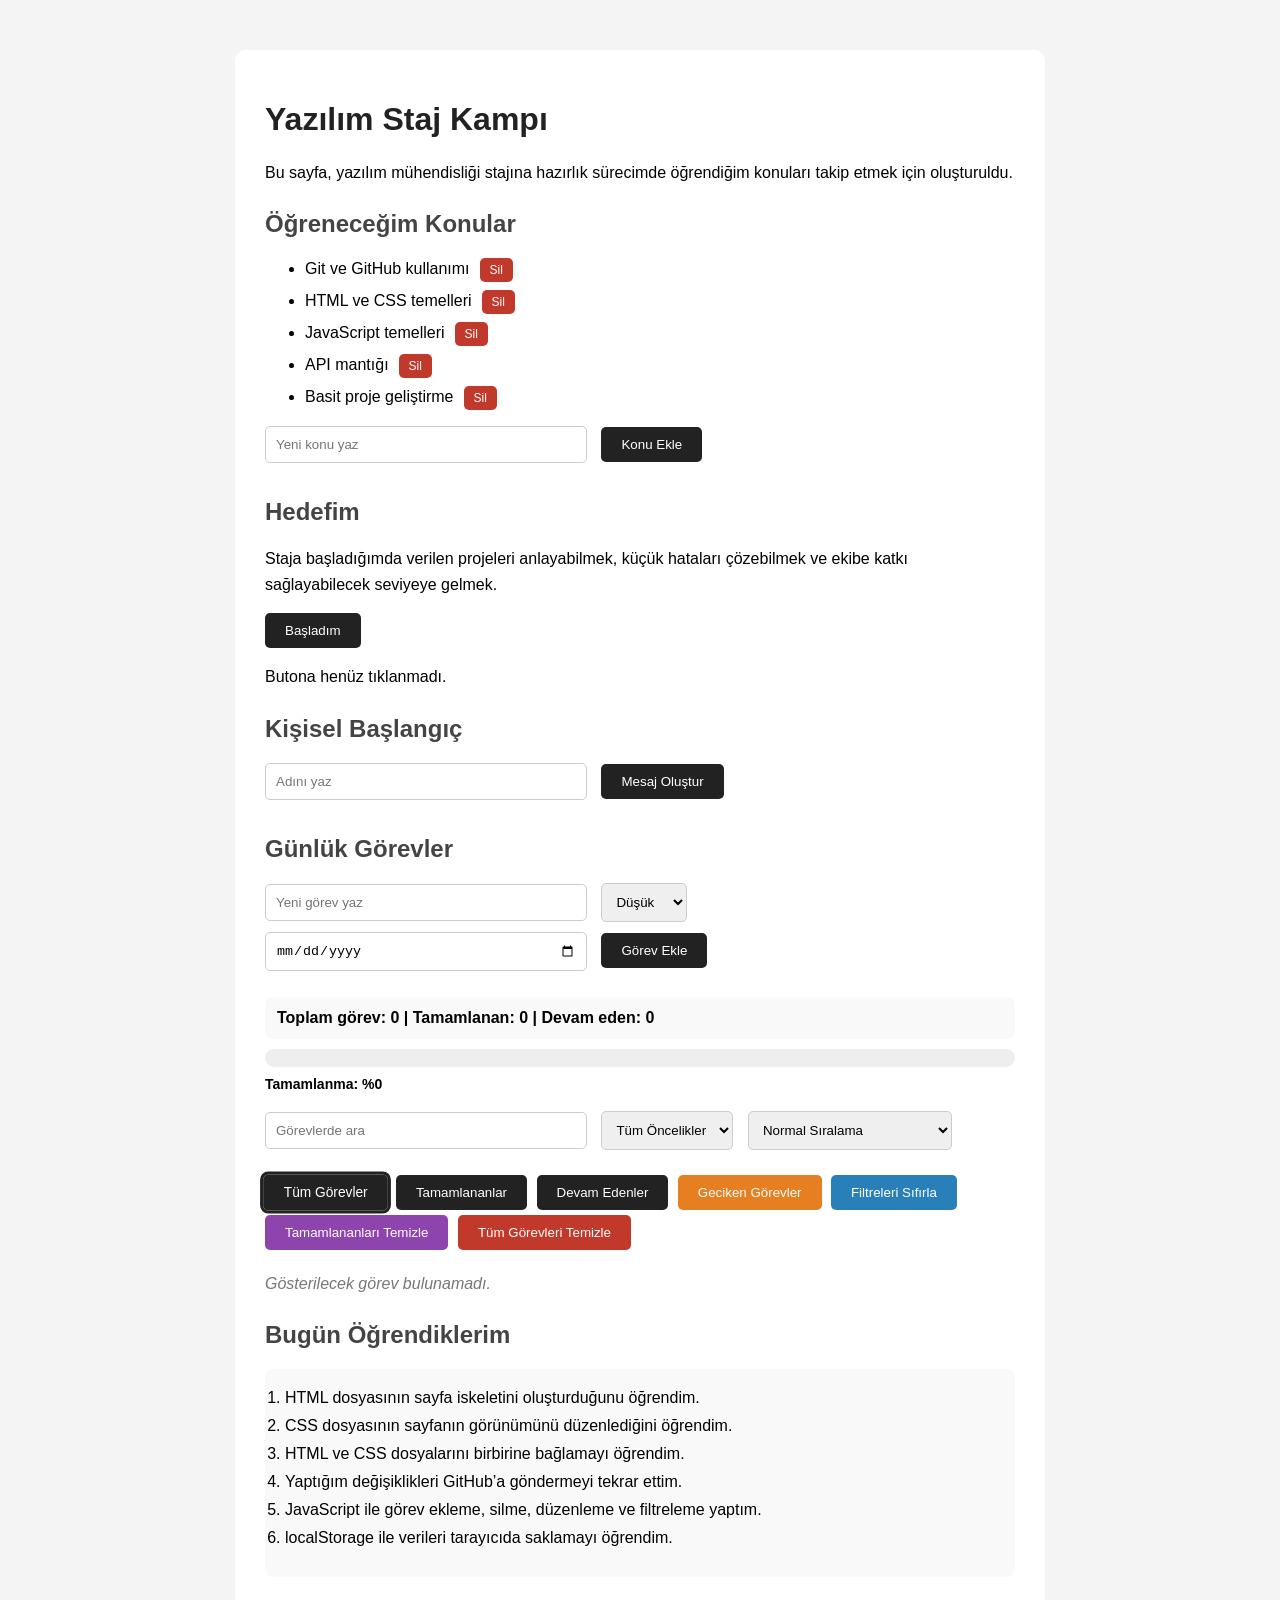
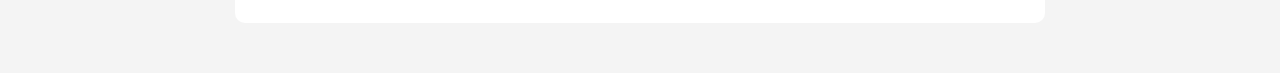
<file: index.html>
<!DOCTYPE html>
<html lang="tr">
<head>
  <meta charset="UTF-8">
  <meta name="viewport" content="width=device-width, initial-scale=1.0">
  <title>Yazılım Staj Kampı</title>
  <link rel="stylesheet" href="style.css">
</head>
<body>

  <div class="container">
    <h1>Yazılım Staj Kampı</h1>

    <p>
      Bu sayfa, yazılım mühendisliği stajına hazırlık sürecimde öğrendiğim konuları takip etmek için oluşturuldu.
    </p>

    <h2>Öğreneceğim Konular</h2>

    <ul id="konuListesi">
      <li>Git ve GitHub kullanımı</li>
      <li>HTML ve CSS temelleri</li>
      <li>JavaScript temelleri</li>
      <li>API mantığı</li>
      <li>Basit proje geliştirme</li>
    </ul>

    <input id="konuInput" type="text" placeholder="Yeni konu yaz">

    <button id="konuBtn">Konu Ekle</button>

    <p id="konuUyari"></p>

    <h2>Hedefim</h2>

    <p>
      Staja başladığımda verilen projeleri anlayabilmek, küçük hataları çözebilmek ve ekibe katkı sağlayabilecek seviyeye gelmek.
    </p>

    <button id="baslaBtn">Başladım</button>

    <p id="mesaj"></p>

    <p id="sayac">Butona henüz tıklanmadı.</p>

    <h2>Kişisel Başlangıç</h2>

    <input id="isimInput" type="text" placeholder="Adını yaz">

    <button id="isimBtn">Mesaj Oluştur</button>

    <p id="karsilama"></p>

    <h2>Günlük Görevler</h2>

    <input id="gorevInput" type="text" placeholder="Yeni görev yaz">

    <select id="oncelikSelect">
      <option value="dusuk">Düşük</option>
      <option value="orta">Orta</option>
      <option value="yuksek">Yüksek</option>
    </select>

    <input id="tarihInput" type="date">

    <button id="gorevBtn">Görev Ekle</button>

    <p id="gorevUyari"></p>

    <div id="gorevOzeti" class="gorev-ozeti">
      Toplam görev: 0 | Tamamlanan: 0 | Devam eden: 0
    </div>

    <div class="ilerleme-alani">
      <div class="ilerleme-dis">
        <div id="ilerlemeCubugu" class="ilerleme-ic"></div>
      </div>

      <p id="ilerlemeYazisi">Tamamlanma: %0</p>
    </div>

    <input id="aramaInput" type="text" placeholder="Görevlerde ara">

    <select id="oncelikFiltreSelect">
      <option value="tum">Tüm Öncelikler</option>
      <option value="dusuk">Düşük</option>
      <option value="orta">Orta</option>
      <option value="yuksek">Yüksek</option>
    </select>

    <select id="siralamaSelect">
      <option value="normal">Normal Sıralama</option>
      <option value="yuksektenDusuge">Öncelik: Yüksekten düşüğe</option>
      <option value="dusuktenYuksege">Öncelik: Düşükten yükseğe</option>
      <option value="tarihYakindanUzaga">Son tarih: Yakından uzağa</option>
      <option value="tarihUzaktanYakina">Son tarih: Uzaktan yakına</option>
    </select>

    <div class="filtreler">
      <button id="tumGorevlerBtn">Tüm Görevler</button>
      <button id="tamamlananGorevlerBtn">Tamamlananlar</button>
      <button id="devamEdenGorevlerBtn">Devam Edenler</button>
      <button id="gecikenGorevlerBtn">Geciken Görevler</button>
      <button id="filtreleriSifirlaBtn">Filtreleri Sıfırla</button>
      <button id="tamamlananlariTemizleBtn">Tamamlananları Temizle</button>
      <button id="tumGorevleriTemizleBtn">Tüm Görevleri Temizle</button>
    </div>

    <ul id="gorevListesi"></ul>

    <p id="bosListeMesaji" class="bos-liste-mesaji"></p>

    <h2>Bugün Öğrendiklerim</h2>

    <ol>
      <li>HTML dosyasının sayfa iskeletini oluşturduğunu öğrendim.</li>
      <li>CSS dosyasının sayfanın görünümünü düzenlediğini öğrendim.</li>
      <li>HTML ve CSS dosyalarını birbirine bağlamayı öğrendim.</li>
      <li>Yaptığım değişiklikleri GitHub’a göndermeyi tekrar ettim.</li>
      <li>JavaScript ile görev ekleme, silme, düzenleme ve filtreleme yaptım.</li>
      <li>localStorage ile verileri tarayıcıda saklamayı öğrendim.</li>
    </ol>
  </div>

  <script src="script.js"></script>
</body>
</html>
</file>
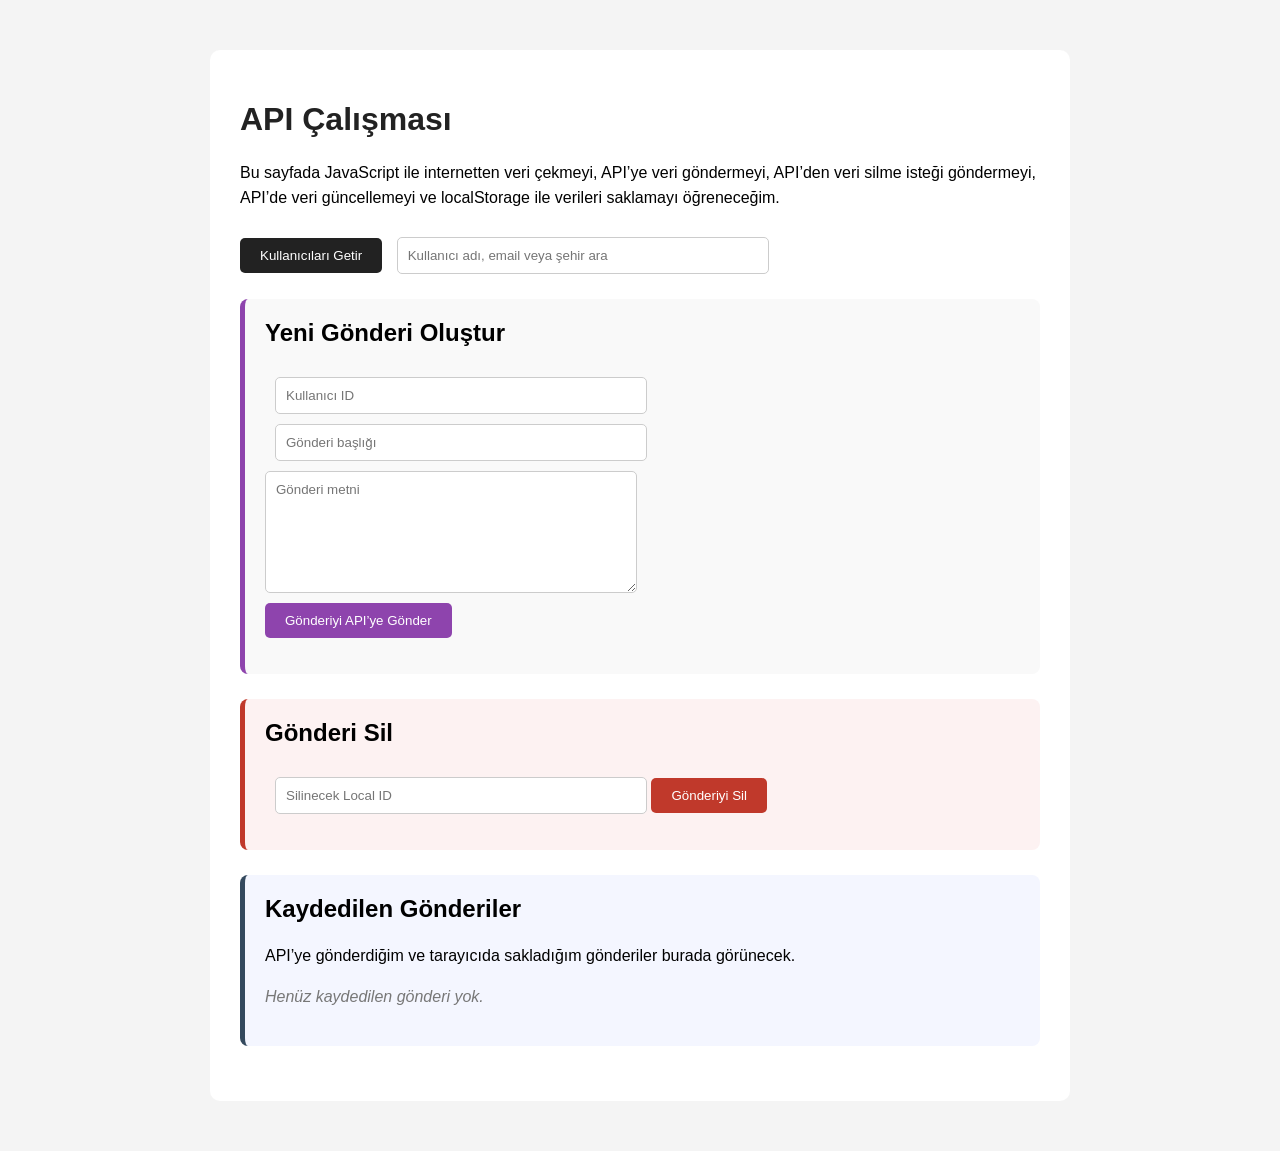
<file: api.html>
<!DOCTYPE html>
<html lang="tr">
<head>
  <meta charset="UTF-8">
  <meta name="viewport" content="width=device-width, initial-scale=1.0">
  <title>API Çalışması</title>
  <link rel="stylesheet" href="api.css">
</head>
<body>

  <div class="container">
    <h1>API Çalışması</h1>

    <p>
      Bu sayfada JavaScript ile internetten veri çekmeyi, API’ye veri göndermeyi,
      API’den veri silme isteği göndermeyi, API’de veri güncellemeyi ve localStorage ile
      verileri saklamayı öğreneceğim.
    </p>

    <button id="veriGetirBtn">Kullanıcıları Getir</button>

    <input id="aramaInput" type="text" placeholder="Kullanıcı adı, email veya şehir ara">

    <p id="durumMesaji"></p>

    <div class="post-form-alani">
      <h2>Yeni Gönderi Oluştur</h2>

      <input id="userIdInput" type="number" placeholder="Kullanıcı ID">

      <input id="postBaslikInput" type="text" placeholder="Gönderi başlığı">

      <textarea id="postMetinInput" placeholder="Gönderi metni"></textarea>

      <button id="postGonderBtn">Gönderiyi API’ye Gönder</button>

      <p id="postSonucMesaji"></p>
    </div>

    <div class="delete-form-alani">
      <h2>Gönderi Sil</h2>

      <input id="deletePostIdInput" type="number" placeholder="Silinecek Local ID">

      <button id="deletePostBtn">Gönderiyi Sil</button>

      <p id="deleteSonucMesaji"></p>
    </div>

    <div class="local-post-alani">
      <h2>Kaydedilen Gönderiler</h2>

      <p>
        API’ye gönderdiğim ve tarayıcıda sakladığım gönderiler burada görünecek.
      </p>

      <div id="kaydedilenPostListesi"></div>
    </div>

    <div id="kullaniciListesi"></div>
  </div>

  <script src="api.js"></script>
</body>
</html>
</file>
<file: style.css>
body {
  font-family: Arial, sans-serif;
  background-color: #f4f4f4;
  margin: 0;
  padding: 0;
}

.container {
  width: 80%;
  max-width: 750px;
  margin: 50px auto;
  background-color: white;
  padding: 30px;
  border-radius: 10px;
}

h1 {
  color: #222;
}

h2 {
  color: #444;
  margin-top: 25px;
}

p {
  line-height: 1.6;
}

li {
  margin-bottom: 8px;
}

button {
  padding: 10px 20px;
  border: none;
  background-color: #222;
  color: white;
  border-radius: 5px;
  cursor: pointer;
}

button:hover {
  opacity: 0.9;
}

ol {
  background-color: #f9f9f9;
  padding: 20px;
  border-radius: 8px;
}

ol li {
  margin-bottom: 10px;
}

input {
  padding: 10px;
  width: 70%;
  max-width: 300px;
  border: 1px solid #ccc;
  border-radius: 5px;
  margin-right: 10px;
  margin-bottom: 10px;
}

select {
  padding: 10px;
  border: 1px solid #ccc;
  border-radius: 5px;
  margin-right: 10px;
  margin-bottom: 10px;
}

.silBtn {
  margin-left: 10px;
  padding: 5px 10px;
  background-color: #c0392b;
  color: white;
  font-size: 12px;
}

.tamamlandi {
  text-decoration: line-through;
  color: gray;
}

.gorevBtn {
  margin-left: 10px;
  padding: 5px 10px;
  font-size: 12px;
}

.filtreler {
  margin-top: 15px;
  margin-bottom: 15px;
}

.filtreler button {
  margin-right: 5px;
  margin-bottom: 5px;
}

.gorev-ozeti {
  background-color: #f9f9f9;
  padding: 12px;
  border-radius: 8px;
  margin-top: 10px;
  margin-bottom: 10px;
  font-weight: bold;
}

.ilerleme-alani {
  margin-top: 10px;
  margin-bottom: 15px;
}

.ilerleme-dis {
  width: 100%;
  height: 18px;
  background-color: #eee;
  border-radius: 20px;
  overflow: hidden;
}

.ilerleme-ic {
  width: 0%;
  height: 100%;
  background-color: #27ae60;
  transition: width 0.3s;
}

#ilerlemeYazisi {
  font-size: 14px;
  margin-top: 6px;
  font-weight: bold;
}

#gecikenGorevlerBtn {
  background-color: #e67e22;
}

#filtreleriSifirlaBtn {
  background-color: #2980b9;
}

#tamamlananlariTemizleBtn {
  background-color: #8e44ad;
}

#tumGorevleriTemizleBtn {
  background-color: #c0392b;
}

.aktif-filtre {
  outline: 3px solid #222;
  transform: scale(1.03);
}

.oncelik {
  margin-left: 8px;
  padding: 3px 7px;
  border-radius: 5px;
  font-size: 12px;
  font-weight: bold;
}

.dusuk {
  background-color: #d5f5e3;
  color: #1e8449;
}

.orta {
  background-color: #fcf3cf;
  color: #b7950b;
}

.yuksek {
  background-color: #fadbd8;
  color: #c0392b;
}

.tarih {
  margin-left: 8px;
  padding: 3px 7px;
  border-radius: 5px;
  font-size: 12px;
  background-color: #eaf2f8;
  color: #2874a6;
}

.gecikti {
  background-color: #fdecea;
  padding: 6px;
  border-radius: 6px;
}

.bos-liste-mesaji {
  color: #777;
  font-style: italic;
  margin-top: 10px;
}
</file>
<file: api.css>
body {
  font-family: Arial, sans-serif;
  background-color: #f4f4f4;
  margin: 0;
  padding: 0;
}

.container {
  width: 80%;
  max-width: 800px;
  margin: 50px auto;
  background-color: white;
  padding: 30px;
  border-radius: 10px;
}

h1 {
  color: #222;
}

p {
  line-height: 1.6;
}

button {
  padding: 10px 20px;
  border: none;
  background-color: #222;
  color: white;
  border-radius: 5px;
  cursor: pointer;
}

button:hover {
  opacity: 0.9;
}

input {
  padding: 10px;
  width: 70%;
  max-width: 350px;
  border: 1px solid #ccc;
  border-radius: 5px;
  margin-left: 10px;
  margin-top: 10px;
}

textarea {
  display: block;
  width: 70%;
  max-width: 350px;
  height: 100px;
  padding: 10px;
  border: 1px solid #ccc;
  border-radius: 5px;
  margin-top: 10px;
  margin-bottom: 10px;
  font-family: Arial, sans-serif;
}

.kullanici-karti {
  background-color: #f9f9f9;
  padding: 15px;
  margin-top: 15px;
  border-radius: 8px;
  border-left: 5px solid #2980b9;
}

.kullanici-karti h3 {
  margin-top: 0;
}

#durumMesaji {
  font-weight: bold;
  margin-top: 15px;
}

.bos-sonuc {
  color: #777;
  font-style: italic;
  margin-top: 15px;
}

.detay-btn {
  margin-top: 10px;
  padding: 8px 14px;
  background-color: #2980b9;
  color: white;
  border: none;
  border-radius: 5px;
  cursor: pointer;
}

.detay-alani {
  margin-top: 10px;
  padding: 10px;
  background-color: #eef6fb;
  border-radius: 6px;
}

.post-btn {
  margin-top: 10px;
  margin-left: 8px;
  padding: 8px 14px;
  background-color: #27ae60;
  color: white;
  border: none;
  border-radius: 5px;
  cursor: pointer;
}

.post-alani {
  margin-top: 12px;
  padding: 10px;
  background-color: #f4fff7;
  border-radius: 6px;
}

.gonderi-kutusu {
  background-color: white;
  padding: 10px;
  margin-top: 10px;
  border-radius: 6px;
  border-left: 4px solid #27ae60;
}

.gonderi-kutusu h4 {
  margin-top: 0;
}

.yorum-btn {
  margin-top: 8px;
  padding: 7px 12px;
  background-color: #f39c12;
  color: white;
  border: none;
  border-radius: 5px;
  cursor: pointer;
}

.yorum-alani {
  margin-top: 10px;
  padding: 10px;
  background-color: #fff8e8;
  border-radius: 6px;
}

.yorum-kutusu {
  background-color: white;
  padding: 10px;
  margin-top: 10px;
  border-radius: 6px;
  border-left: 4px solid #f39c12;
}

.yorum-kutusu p {
  margin: 6px 0;
}

.post-form-alani {
  margin-top: 25px;
  margin-bottom: 25px;
  padding: 20px;
  background-color: #f9f9f9;
  border-radius: 8px;
  border-left: 5px solid #8e44ad;
}

.post-form-alani h2 {
  margin-top: 0;
}

#postGonderBtn {
  background-color: #8e44ad;
}

#postSonucMesaji {
  font-weight: bold;
}

.delete-form-alani {
  margin-top: 25px;
  margin-bottom: 25px;
  padding: 20px;
  background-color: #fdf2f2;
  border-radius: 8px;
  border-left: 5px solid #c0392b;
}

.delete-form-alani h2 {
  margin-top: 0;
}

#deletePostBtn {
  background-color: #c0392b;
}

#deleteSonucMesaji {
  font-weight: bold;
}

.local-post-alani {
  margin-top: 25px;
  margin-bottom: 25px;
  padding: 20px;
  background-color: #f4f6ff;
  border-radius: 8px;
  border-left: 5px solid #34495e;
}

.local-post-alani h2 {
  margin-top: 0;
}

.local-post-karti {
  background-color: white;
  padding: 12px;
  margin-top: 12px;
  border-radius: 6px;
  border-left: 4px solid #34495e;
}

.local-post-karti h3 {
  margin-top: 0;
}

.local-duzenle-btn {
  padding: 7px 12px;
  background-color: #2980b9;
  color: white;
  border: none;
  border-radius: 5px;
  cursor: pointer;
  margin-right: 8px;
  margin-top: 8px;
}

.local-put-btn {
  padding: 7px 12px;
  background-color: #16a085;
  color: white;
  border: none;
  border-radius: 5px;
  cursor: pointer;
  margin-right: 8px;
  margin-top: 8px;
}

.local-sil-btn {
  padding: 7px 12px;
  background-color: #c0392b;
  color: white;
  border: none;
  border-radius: 5px;
  cursor: pointer;
  margin-top: 8px;
}

.local-bos-mesaj {
  color: #777;
  font-style: italic;
}
</file>
